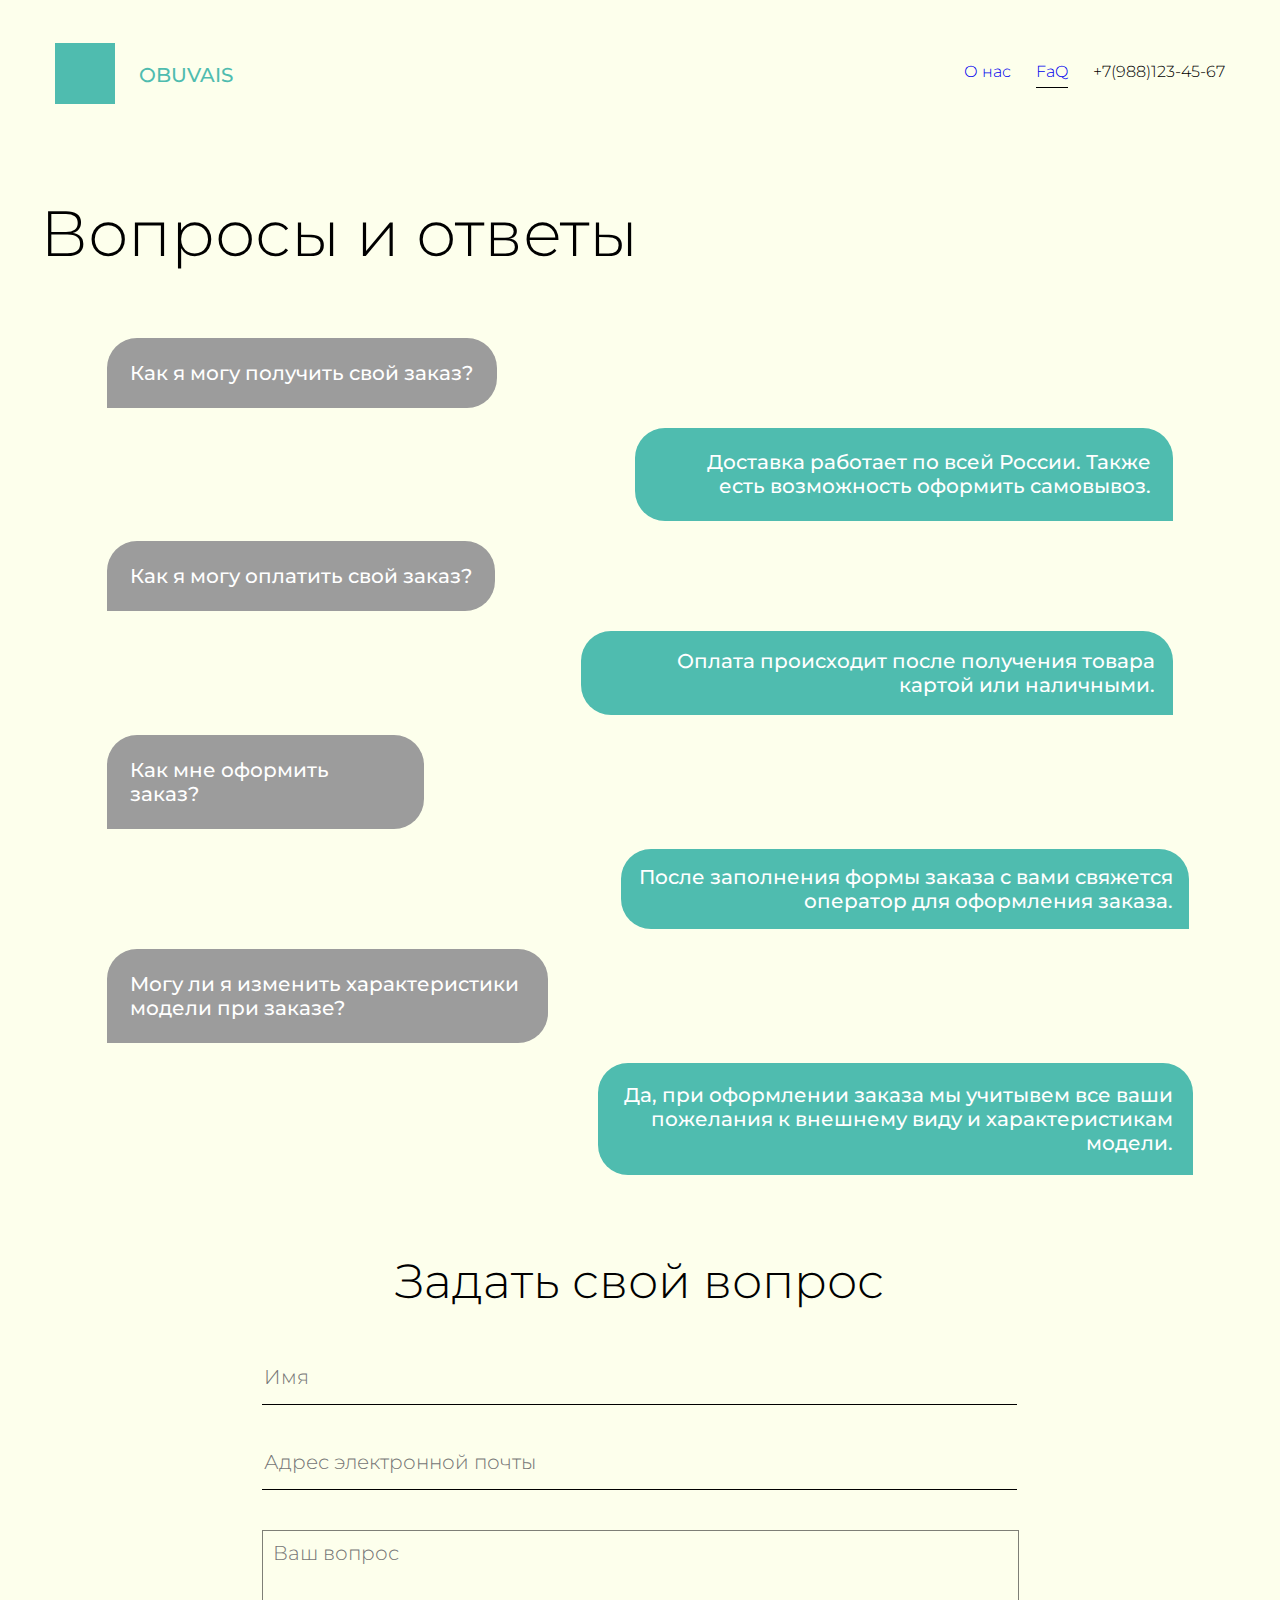
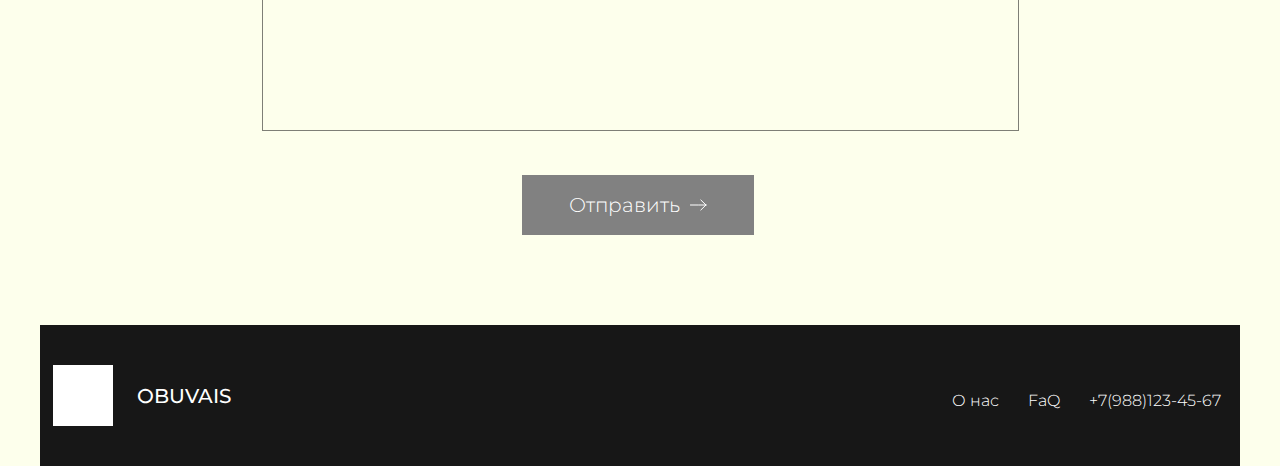
<file: OBUVAIS/faq.html>
<!DOCTYPE html>
<html>
    <head>
        <title>OBUVAIS - FaQ</title>
        <meta charset="UTF-8">
        <link rel="stylesheet" href="styles/faq.css">
        <link rel="preconnect" href="https://fonts.googleapis.com">
        <link rel="preconnect" href="https://fonts.gstatic.com" crossorigin>
        <link href="https://fonts.googleapis.com/css2?family=Montserrat:ital,wght@0,200;0,300;0,500;0,700;1,100&display=swap" rel="stylesheet">
    </head>
    <body>
        <header>
            <div class="head-left">
                <div class="logo"></div>
                <p class="logo-text">OBUVAIS</p>
            </div>
            <div class="head-right">
                <a class="o-nas" href="onas.html">О нас</a>
                <a class="faq" href="faq.html">FaQ</a>
                <a class="phone">+7(988)123-45-67</a>
            </div>
        </header>
        <main>
            <h1>Вопросы и ответы</h1>
            <section class="messages">
                <p class="m-left1">Как я могу получить свой заказ?</p>
                <p class="m-right1">Доставка работает по всей России. Также есть возможность оформить самовывоз.</p>
                <p class="m-left2">Как я могу оплатить свой заказ?</p>
                <p class="m-right2">Оплата происходит после получения товара картой или наличными.</p>
                <p class="m-left3">Как мне оформить заказ?</p>
                <p class="m-right3">После заполнения формы заказа с вами свяжется оператор для оформления заказа.</p>
                <p class="m-left4">Могу ли я изменить характеристики модели при заказе?</p>
                <p class="m-right4">Да, при оформлении заказа мы учитывем все ваши пожелания к внешнему виду и характеристикам модели.</p>
            </section>
            <h2>Задать свой вопрос</h2>
            <form>
                <input type="text" placeholder="Имя" class="name">
                <input type="email" placeholder="Адрес электронной почты" class="email">
                <textarea placeholder="Ваш вопрос"></textarea>
                <button>Отправить<img src="img/point.svg"></button>
            </form>
            <footer>
                <div class="logo-foot"></div>
                <p class="logo-text-foot">OBUVAIS</p>
                <div class="foot-right">
                    <a class="o-nas-foot">О нас</a>
                    <a class="faq-foot">FaQ</a>
                    <a class="phone-foot">+7(988)123-45-67</a>
                </div>
            </footer>
        </main>
    </body>
</html>
</file>
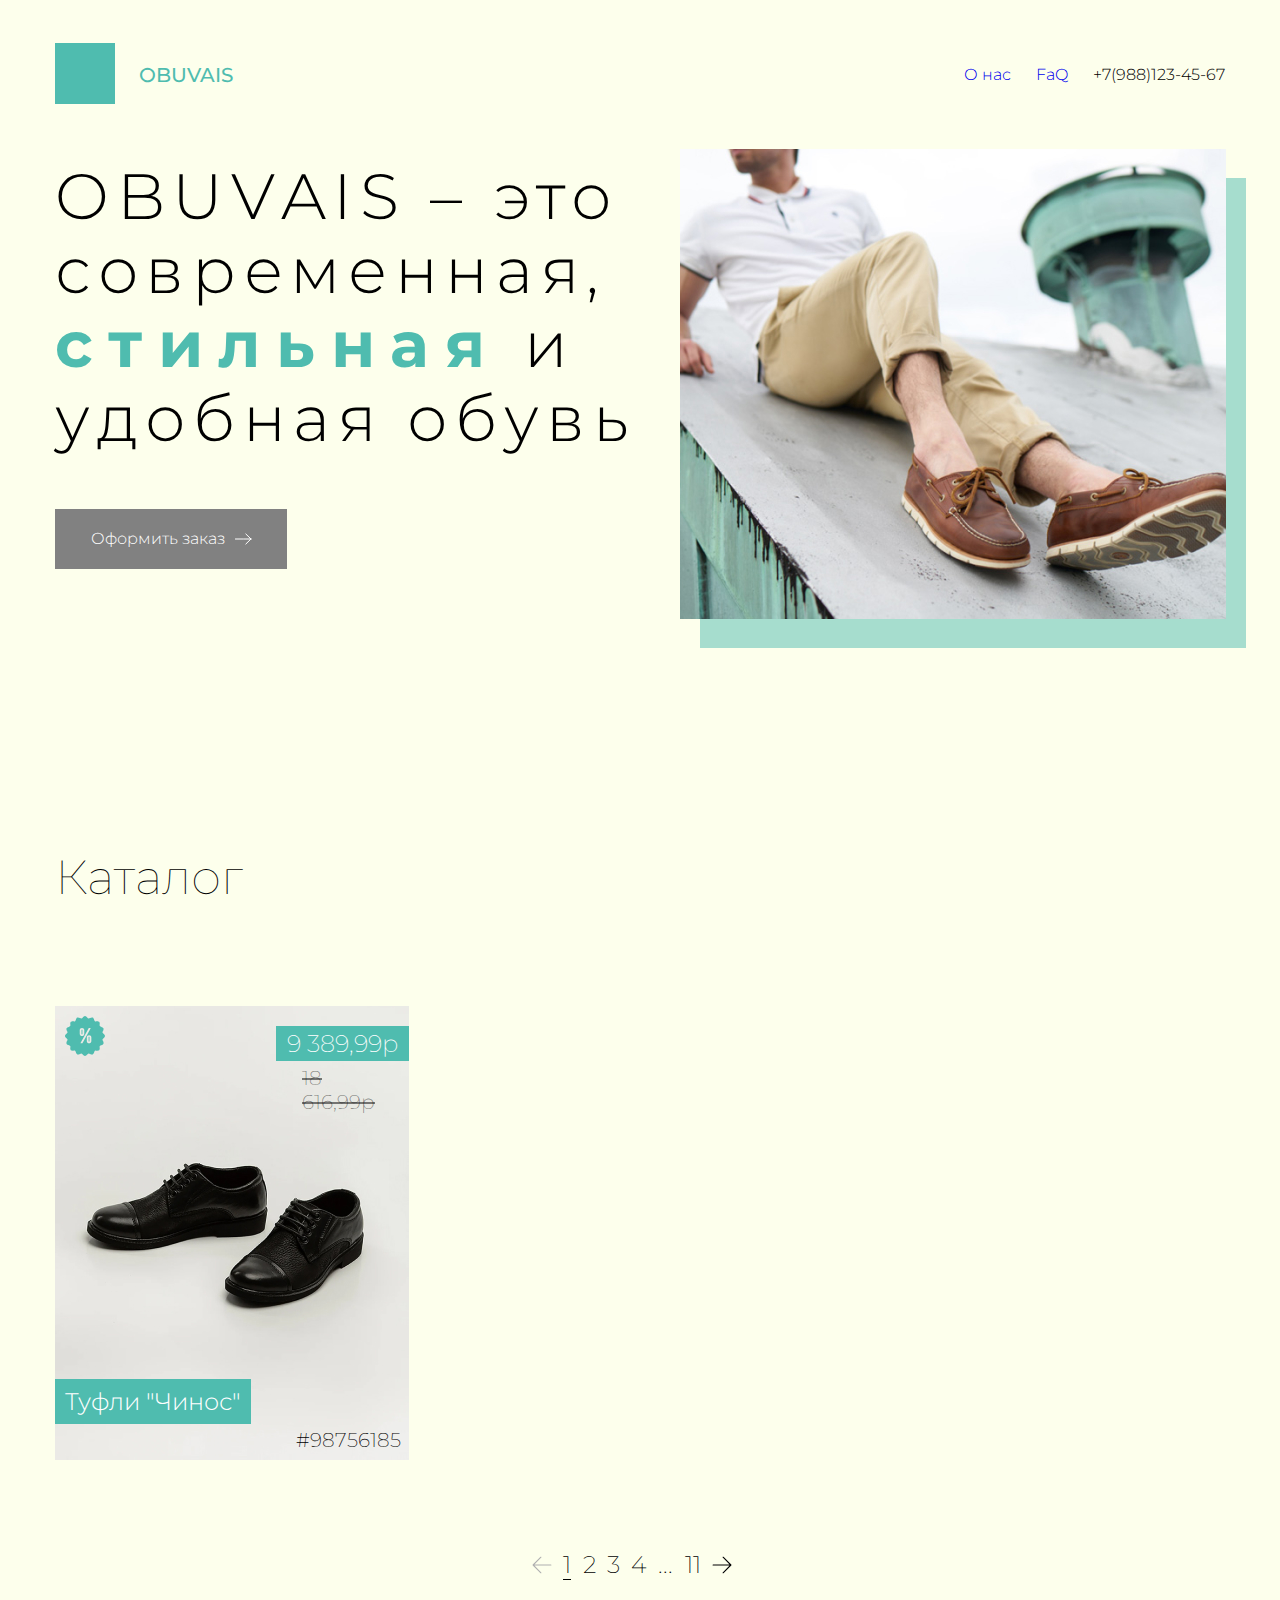
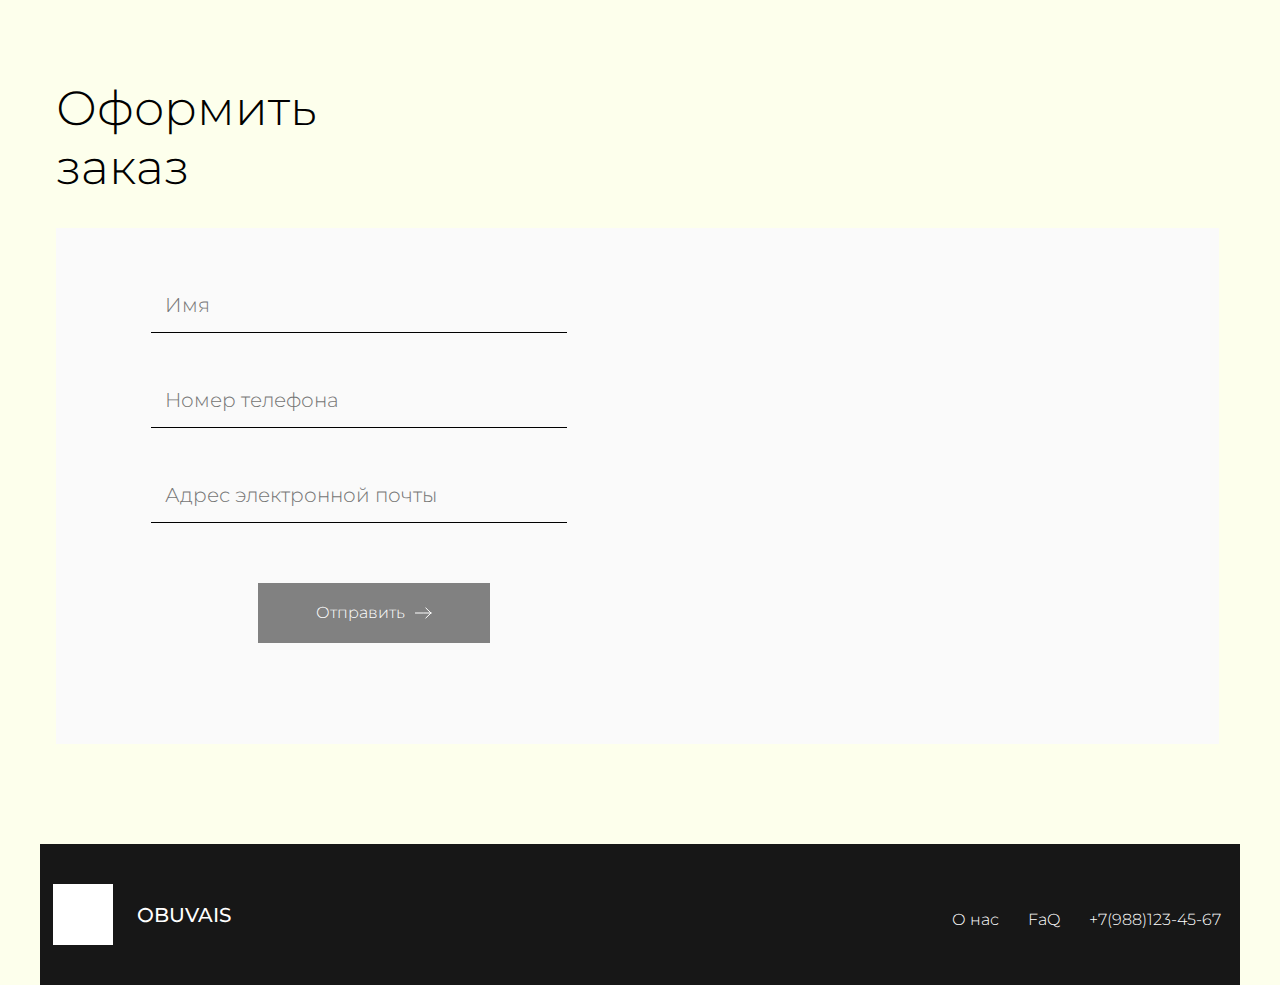
<file: OBUVAIS/main.html>
<!DOCTYPE html>
<html>
    <head lang="ru">
        <meta charset="UTF-8">
        <title>OBUVAIS - магазин обуви</title>
        <link rel="stylesheet" href="styles/main.css">
        <link rel="preconnect" href="https://fonts.googleapis.com">
        <link rel="preconnect" href="https://fonts.gstatic.com" crossorigin>
        <link href="https://fonts.googleapis.com/css2?family=Montserrat:ital,wght@0,200;0,300;0,500;0,700;1,100&display=swap" rel="stylesheet">
    </head>
    <body>
        <header>
            <div class="head-left">
                <div class="logo"></div>
                <p class="logo-text">OBUVAIS</p>
            </div>
            <div class="head-right">
                <a class="o-nas" href="onas.html">О нас</a>
                <a class="faq" href="faq.html">FaQ</a>
                <a class="phone">+7(988)123-45-67</a>
            </div>
        </header>
        <main>
            <section>
            <h1 class="main-title"><span class="obuvais">OBUVAIS</span> – это современная, <span class="stil">стильная</span> и удобная обувь</h1>
            <button>Оформить заказ<img src="img/point.svg"></button>
            <img src="img/banner.jpg" class="main-photo">
            <div class="shadow-main"></div>
            </section>

            <h2 class="cat-title">Каталог</h2>
            <section class="catalog">
                <div class="tovar">
                    <img src="img/tovar.jpg" class="tovar-bg">
                    <img class="sail-img" src="img/sale.svg">
                    <div class="price"><p>9 389,99р</p></div>
                    <p class="sale">18 616,99р</p>
                    <div><p class="name">Туфли "Чинос"</p></div>
                    <p class="articul">#98756185</p>
                </div>
            </section>

            <div class="stranizi">
                <img src="img/left.svg" class="point">
                <a class="selected">1</a>
                <a>2</a>
                <a>3</a>
                <a>4</a>
                <a>...</a>
                <a>11</a>
                <img src="img/right.svg" class="point">
            </div>

            <h2 class="zakaz">Оформить заказ</h2>
            <div class="form-all">
                <form class="form">
                    <input type="text" placeholder="Имя">
                    <input type="tel" placeholder="Номер телефона">
                    <input type="email" placeholder="Адрес электронной почты">
                    <button>Отправить<img src="img/point.svg"></button>
                </form>
                <script type="text/javascript" charset="utf-8" async src="https://api-maps.yandex.ru/services/constructor/1.0/js/?um=constructor%3A0f5ae7c01e338c0faf4cddb3f99e723cb9fe6c8561a9e2653c5803d7eb31a2e0&amp;width=557&amp;height=516&amp;lang=ru_RU&amp;scroll=true"></script>
            </div>
        </main>
        
        <footer>
            <div class="logo-foot"></div>
            <p class="logo-text-foot">OBUVAIS</p>
            <div class="foot-right">
                <a class="o-nas-foot">О нас</a>
                <a class="faq-foot">FaQ</a>
                <a class="phone-foot">+7(988)123-45-67</a>
            </div>
        </footer>
    </body>
</html>
</file>
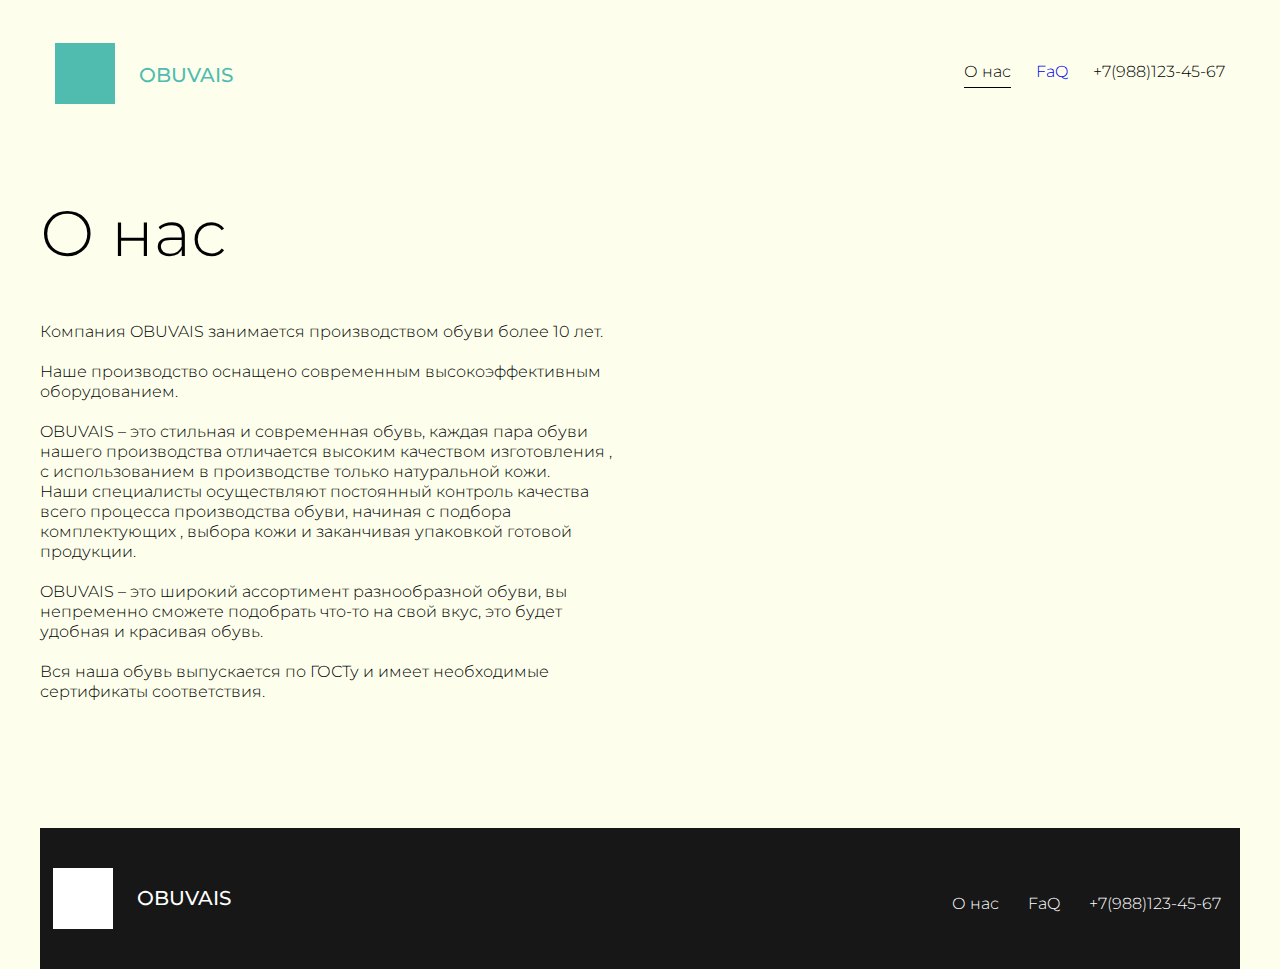
<file: OBUVAIS/onas.html>
<!DOCTYPE html>
<html>
    <head lang="ru">
        <title>OBUVAIS - О нас</title>
        <meta charset="UTF-8">
        <link rel="stylesheet" href="styles/onas.css">
        <link rel="preconnect" href="https://fonts.googleapis.com">
        <link rel="preconnect" href="https://fonts.gstatic.com" crossorigin>
        <link href="https://fonts.googleapis.com/css2?family=Montserrat:ital,wght@0,200;0,300;0,500;0,700;1,100&display=swap" rel="stylesheet">
    </head>
    <body>
        <header>
            <div class="head-left">
                <div class="logo"></div>
                <p class="logo-text">OBUVAIS</p>
            </div>
            <div class="head-right">
                <a class="o-nas">О нас</a>
                <a class="faq" href="faq.html">FaQ</a>
                <a class="phone">+7(988)123-45-67</a>
            </div>
        </header>
        <main>
            <section class="text">
                <h1>О нас</h1>
                <pre>
                    Компания OBUVAIS занимается производством обуви более 10 лет. 
                    
                    Наше производство оснащено современным высокоэффективным 
                    оборудованием. 
                    
                    OBUVAIS – это стильная и современная обувь, каждая пара обуви 
                    нашего производства отличается высоким качеством изготовления , 
                    с использованием в производстве только натуральной кожи. 
                    Наши специалисты осуществляют постоянный контроль качества 
                    всего процесса производства обуви, начиная с подбора 
                    комплектующих , выбора кожи и заканчивая упаковкой готовой 
                    продукции. 
                    
                    OBUVAIS – это широкий ассортимент разнообразной обуви, вы 
                    непременно сможете подобрать что-то на свой вкус, это будет 
                    удобная и красивая обувь. 
                    
                    Вся наша обувь выпускается по ГОСТу и имеет необходимые 
                    сертификаты соответствия.
                </pre>
            </section>
            <section>
                <script type="text/javascript" charset="utf-8" async src="https://api-maps.yandex.ru/services/constructor/1.0/js/?um=constructor%3A0f5ae7c01e338c0faf4cddb3f99e723cb9fe6c8561a9e2653c5803d7eb31a2e0&amp;width=585&amp;height=439&amp;lang=ru_RU&amp;scroll=true"></script>
            </section>
        </main>
        <footer>
            <div class="logo-foot"></div>
            <p class="logo-text-foot">OBUVAIS</p>
            <div class="foot-right">
                <a class="o-nas-foot">О нас</a>
                <a class="faq-foot">FaQ</a>
                <a class="phone-foot">+7(988)123-45-67</a>
            </div>
        </footer>
    </body>
</html>
</file>
<file: OBUVAIS/styles/faq.css>
body{
    max-width: 1200px;
    height: 983px;
    background-color: #FDFFEC;
    margin: 0 auto;
    height: 100%;
}

header{
    display: flex;
    flex-direction: row;
    justify-content: space-between;
    align-items: center;
    position: relative;
    width: 1170px;
    height: 61px;
    left: 15px;
    top: 44px;
}

.head-left{
    display: flex;
    flex-direction: row;
}

.head-right{
    display: flex;
    flex-direction: row;
}

.logo{
    width: 60px;
    height: 61px;
    background-color: #4FBCAF;
}

.logo-text{
    margin-left: 24px;
    font-family: 'Montserrat';
    font-style: normal;
    font-weight: 500;
    font-size: 20px;
    line-height: 24px;
    color: #4FBCAF;
}

.o-nas{
    font-family: 'Montserrat';
    font-style: normal;
    font-weight: 300;
    font-size: 16px;
    line-height: 20px;
}

.faq{
    margin: 0 25px;
    font-family: 'Montserrat';
    font-style: normal;
    font-weight: 300;
    font-size: 16px;
    line-height: 20px;
    border-bottom: 1px black solid;
    padding-bottom: 5px;
}

.phone{
    font-family: 'Montserrat';
    font-style: normal;
    font-weight: 300;
    font-size: 16px;
    line-height: 20px;
}

h1{
    position: relative;
    height: 78px;
    top: 90px;
    
    font-family: 'Montserrat';
    font-style: normal;
    font-weight: 300;
    font-size: 64px;
    line-height: 78px;
}

.messages{
    position: relative;
    top: 113px;
}

.m-left1{
    position: relative;
    left: 67px;
    padding: 23px;
    background-color: #9C9C9C;
    border-radius: 30px 30px 30px 0px;
    width: 344px;
    font-family: 'Montserrat';
    font-style: normal;
    font-weight: 500;
    font-size: 20px;
    line-height: 24px;
    display: flex;
    align-items: center;
    color: #FFFFFF;
}

.m-left2{
    position: relative;
    left: 67px;
    padding: 23px;
    background-color: #9C9C9C;
    border-radius: 30px 30px 30px 0px;
    width: 342px;
    font-family: 'Montserrat';
    font-style: normal;
    font-weight: 500;
    font-size: 20px;
    line-height: 24px;
    display: flex;
    align-items: center;
    color: #FFFFFF;
}

.m-left3{
    position: relative;
    left: 67px;
    padding: 23px;
    background-color: #9C9C9C;
    border-radius: 30px 30px 30px 0px;
    width: 271px;
    font-family: 'Montserrat';
    font-style: normal;
    font-weight: 500;
    font-size: 20px;
    line-height: 24px;
    display: flex;
    align-items: center;
    color: #FFFFFF;
}

.m-left4{
    position: relative;
    left: 67px;
    padding: 23px;
    background-color: #9C9C9C;
    border-radius: 30px 30px 30px 0px;
    width: 395px;
    font-family: 'Montserrat';
    font-style: normal;
    font-weight: 500;
    font-size: 20px;
    line-height: 24px;
    display: flex;
    align-items: center;
    color: #FFFFFF;
}

.m-right1{
    position: relative;
    left: 595px;
    padding: 22.5px;
    background-color: #4FBCAF;
    border-radius: 30px 30px 0px 30px;
    width: 493px;
    font-family: 'Montserrat';
    font-style: normal;
    font-weight: 500;
    font-size: 20px;
    line-height: 24px;
    display: flex;
    align-items: center;
    color: #FFFFFF;
    text-align: right;
}

.m-right2{
    position: relative;
    left: 541px;
    padding: 18px;
    background-color: #4FBCAF;
    border-radius: 30px 30px 0px 30px;
    width: 556px;
    font-family: 'Montserrat';
    font-style: normal;
    font-weight: 500;
    font-size: 20px;
    line-height: 24px;
    display: flex;
    align-items: center;
    color: #FFFFFF;
    text-align: right;
}

.m-right3{
    position: relative;
    left: 581px;
    padding: 16px;
    background-color: #4FBCAF;
    border-radius: 30px 30px 0px 30px;
    width: 536px;
    font-family: 'Montserrat';
    font-style: normal;
    font-weight: 500;
    font-size: 20px;
    line-height: 24px;
    display: flex;
    align-items: center;
    color: #FFFFFF;
    text-align: right;
}

.m-right4{
    position: relative;
    left: 558px;
    padding: 20px;
    background-color: #4FBCAF;
    border-radius: 30px 30px 0px 30px;
    width: 555px;
    font-family: 'Montserrat';
    font-style: normal;
    font-weight: 500;
    font-size: 20px;
    line-height: 24px;
    display: flex;
    align-items: center;
    color: #FFFFFF;
    text-align: right;
}

h2{
    position: relative;
    width: 490px;
    top: 150px;
    left: 355px;
    font-family: 'Montserrat';
    font-style: normal;
    font-weight: 300;
    font-size: 48px;
    line-height: 59px;
}

.name{
    box-sizing: border-box;
    position: relative;
    width: 755px;
    height: 55px;
    left: 222px;
    top: 150px;
    font-family: 'Montserrat';
    font-style: normal;
    font-weight: 300;
    font-size: 20px;
    line-height: 24px;
    border: none;
    border-bottom: solid 1px;
    background-color: #FDFFEC;
}

.email{
    box-sizing: border-box;
    position: relative;
    width: 755px;
    height: 55px;
    left: 222px;
    top: 180px;
    font-family: 'Montserrat';
    font-style: normal;
    font-weight: 300;
    font-size: 20px;
    line-height: 24px;
    border: none;
    border-bottom: solid 1px;
    background-color: #FDFFEC;
}

textarea {
    position: relative;
	resize: none;
    width: 735px;
    height: 179px;
    left: 222px;
    top: 220px;
    border: 1px solid rgba(0, 0, 0, 0.5);
    font-family: 'Montserrat';
    font-style: normal;
    font-weight: 300;
    font-size: 20px;
    line-height: 24px;
    padding: 10px;
    background-color: #FDFFEC;
}

button{
    display: flex;
    flex-direction: row;
    justify-content: center;
    align-items: center;
    gap: 10px;
    position: relative;
    width: 232px;
    height: 60px;
    left: 482px;
    top: 260px;
    background: #818181;
    font-family: 'Montserrat';
    font-style: normal;
    font-weight: 300;
    font-size: 20px;
    line-height: 24px;
    color: #FFFFFF;
    border: none;
}

footer{
    position: relative;
    width: 100%;
    height: 141px;
    left: 0px;
    top: 350px;
    
    background: #171717;
    display: flex;
    flex-direction: row;
    align-items: center;
    justify-content: space-between;
}

.foot-right{
    position: absolute;
    width: 271px;
    height: 20px;
    left: 912px;
    top: 66px;
}

.o-nas-foot{
    font-family: 'Montserrat';
    font-style: normal;
    font-weight: 300;
    font-size: 16px;
    line-height: 20px;
    color: #FFFFFF;
}

.faq-foot{
    margin: 0 25px;
    font-family: 'Montserrat';
    font-style: normal;
    font-weight: 300;
    font-size: 16px;
    line-height: 20px;
    color: #FFFFFF;
}

.phone-foot{
    font-family: 'Montserrat';
    font-style: normal;
    font-weight: 300;
    font-size: 16px;
    line-height: 20px;
    color: #FFFFFF;
}

.logo-foot{
    position: absolute;
    width: 60px;
    height: 61px;
    left: 13px;

    background: #FFFFFF;
}

.logo-text-foot{
    position: absolute;
    width: 90px;
    height: 24px;
    
    font-family: 'Montserrat';
    font-style: normal;
    font-weight: 500;
    font-size: 20px;
    line-height: 24px;
    left: 97px;
    
    color: #FFFFFF;
}

a{
    text-decoration: none;
}
</file>
<file: OBUVAIS/styles/main.css>
body{
    max-width: 1200px;
    height: 3862px;
    background-color: #FDFFEC;
    margin: 0 auto;
    height: 100%;
}

header{
    
    display: flex;
    flex-direction: row;
    justify-content: space-between;
    align-items: center;
    position: relative;
    width: 1170px;
    height: 61px;
    left: 15px;
    top: 44px;
}

.head-left{
    display: flex;
    flex-direction: row;
}

.head-right{
    display: flex;
    flex-direction: row;
}

.logo{
    width: 60px;
    height: 61px;
    background-color: #4FBCAF;
}

.logo-text{
    margin-left: 24px;
    font-family: 'Montserrat';
    font-style: normal;
    font-weight: 500;
    font-size: 20px;
    line-height: 24px;
    color: #4FBCAF;
}

.o-nas{
    font-family: 'Montserrat';
    font-style: normal;
    font-weight: 300;
    font-size: 16px;
    line-height: 20px;
}

.faq{
    margin: 0 25px;
    font-family: 'Montserrat';
    font-style: normal;
    font-weight: 300;
    font-size: 16px;
    line-height: 20px;
}

.phone{
    font-family: 'Montserrat';
    font-style: normal;
    font-weight: 300;
    font-size: 16px;
    line-height: 20px;
}

.main-title{
    position: relative;
    width: 606px;
    height: 322px;
    left: 15px;
    top: 55px;
    margin-right: 5px;
    
    font-family: 'Montserrat';
    font-style: normal;
    font-weight: 300;
    font-size: 64px;
    line-height: 74px;
    
    letter-spacing: 0.12em;
}

.obuvais{
    line-height: 74px;
    letter-spacing: 0.12em;
}
.stil{
    font-weight: 700;
    font-size: 64px;
    line-height: 74px;
    letter-spacing: 0.24em;
    color: #4FBCAF;
}

button{
    display: flex;
    flex-direction: row;
    justify-content: center;
    align-items: center;
    gap: 10px;
    
    position: relative;
    width: 232px;
    height: 60px;
    left: 15px;
    top: 40px;
    
    background: #818181;
    font-family: 'Montserrat';
    font-style: normal;
    font-weight: 300;
    font-size: 16px;
    line-height: 20px;
    
    color: #FFFFFF;

    border: none;
}

.main-photo{
    position: relative;
    width: 546px;
    height: 470px;
    left: 640px;
    top: -380px;
    z-index: 1;
}

.shadow-main{
    position: relative;
    width: 546px;
    height: 470px;
    left: 660px;
    top: -825px;
    background: rgba(79, 188, 175, 0.5);
    z-index: 0;
    margin-bottom: -825px;
}

.cat-title{
    position: relative;
    width: 189px;
    height: 59px;
    left: 15px;
    top: 160px;
    
    font-family: 'Montserrat';
    font-style: normal;
    font-weight: 100;
    font-size: 48px;
    line-height: 59px;
}

.catalog{
    position: relative;
    left: 15px;
    top: 200px;
    display: flex;
    flex-direction: row;
    flex-wrap: wrap;
    justify-content: space-between;
    width: 1170px;
}

.tovar{
    width: 354px;
    height: 454px;
    margin-top: 20px;
}

.tovar-bg{
    position: absolute;
}

.sail-img{
    position: absolute;
    width: 40px;
    height: 40px;
    left: 10px;
    top: 30px;
}

.price{
    display: flex;
    justify-content: center;
    align-items: center;
    position: relative;
    width: 133px;
    height: 35px;
    left: 221px;
    top: 20px;
    
    background: #4FBCAF;

    font-family: 'Montserrat';
    font-style: normal;
    font-weight: 200;
    font-size: 24px;
    line-height: 29px;
    
    color: #FFFFFF;
}

.sale{
    position: relative;
    width: 97px;
    height: 24px;
    left: 247px;
    top: 5px;
    
    font-family: 'Montserrat';
    font-style: normal;
    font-weight: 200;
    font-size: 20px;
    line-height: 24px;
    text-decoration-line: line-through;
    
    color: rgba(0, 0, 0, 0.5);
}

.name{
    position: relative;
    padding: 5px 10px;
    height: 35px;
    left: 0px;
    top: 270px;
    width: max-content;
    
    background: #4FBCAF;
    
    font-family: 'Montserrat';
    font-style: normal;
    font-weight: 300;
    font-size: 24px;
    line-height: 29px;
    display: flex;
    align-items: center;
    
    color: #FFFFFF;
}

.articul{
    position: relative;
    width: 103px;
    height: 24px;
    left: 241px;
    top: 250px;
    
    font-family: 'Montserrat';
    font-style: normal;
    font-weight: 200;
    font-size: 20px;
    line-height: 24px;
    display: flex;
    align-items: center;
    
}

.stranizi{
    position: relative;
    left: 492px;
    top: 290px;
    font-family: 'Montserrat';
    font-style: normal;
    font-weight: 200;
    font-size: 24px;
    line-height: 29px;
    display: flex;
    justify-content: space-between;
    width: 200px;
    height: 29px;
    align-items: center;
}

.point{
    width: 20px;
    height: 20px;
}

.selected{
    border-bottom: solid 1px;
}

.zakaz{
    position: relative;
    width: 405px;
    height: 59px;
    left: 16px;
    top: 350px;
    
    font-family: 'Montserrat';
    font-style: normal;
    font-weight: 300;
    font-size: 48px;
    line-height: 59px;
}

.form-all{
    position: relative;
    width: 1163px;
    height: 516px;
    left: 16px;
    top: 400px;
    
    background: #FAFAFA;
    display: flex;
}

.form{
    width: 606px;
    height: 516px;
    display: flex;
    flex-direction: column;
    align-items: center;
    padding: 30px 0;
}

input{
    width: 400px;
    height: 52px;
    margin: 20px 0;
    border: none;
    border-bottom: solid 1px;
    font-family: 'Montserrat';
    font-style: normal;
    font-weight: 300;
    font-size: 20px;
    line-height: 24px;
    padding-left: 14px;
    background: #FAFAFA;
}

footer{
    position: relative;
    width: 100%;
    height: 141px;
    left: 0px;
    top: 500px;
    
    background: #171717;
    display: flex;
    flex-direction: row;
    align-items: center;
    justify-content: space-between;
}

.foot-right{
    position: absolute;
    width: 271px;
    height: 20px;
    left: 912px;
    top: 66px;
}

.o-nas-foot{
    font-family: 'Montserrat';
    font-style: normal;
    font-weight: 300;
    font-size: 16px;
    line-height: 20px;
    color: #FFFFFF;
}

.faq-foot{
    margin: 0 25px;
    font-family: 'Montserrat';
    font-style: normal;
    font-weight: 300;
    font-size: 16px;
    line-height: 20px;
    color: #FFFFFF;
}

.phone-foot{
    font-family: 'Montserrat';
    font-style: normal;
    font-weight: 300;
    font-size: 16px;
    line-height: 20px;
    color: #FFFFFF;
}

.logo-foot{
    position: absolute;
    width: 60px;
    height: 61px;
    left: 13px;

    background: #FFFFFF;
}

.logo-text-foot{
    position: absolute;
    width: 90px;
    height: 24px;
    
    font-family: 'Montserrat';
    font-style: normal;
    font-weight: 500;
    font-size: 20px;
    line-height: 24px;
    left: 97px;
    
    color: #FFFFFF;
}

a{
    text-decoration: none;
}
</file>
<file: OBUVAIS/styles/onas.css>
body{
    max-width: 1200px;
    height: 983px;
    background-color: #FDFFEC;
    margin: 0 auto;
    height: 100%;
}

header{
    
    display: flex;
    flex-direction: row;
    justify-content: space-between;
    align-items: center;
    position: relative;
    width: 1170px;
    height: 61px;
    left: 15px;
    top: 44px;
}

.head-left{
    display: flex;
    flex-direction: row;
}

.head-right{
    display: flex;
    flex-direction: row;
}

.logo{
    width: 60px;
    height: 61px;
    background-color: #4FBCAF;
}

.logo-text{
    margin-left: 24px;
    font-family: 'Montserrat';
    font-style: normal;
    font-weight: 500;
    font-size: 20px;
    line-height: 24px;
    color: #4FBCAF;
}

.o-nas{
    font-family: 'Montserrat';
    font-style: normal;
    font-weight: 300;
    font-size: 16px;
    line-height: 20px;
    border-bottom: 1px black solid;
    padding-bottom: 5px;
}

.faq{
    margin: 0 25px;
    font-family: 'Montserrat';
    font-style: normal;
    font-weight: 300;
    font-size: 16px;
    line-height: 20px;
}

.phone{
    font-family: 'Montserrat';
    font-style: normal;
    font-weight: 300;
    font-size: 16px;
    line-height: 20px;
}

main{
    display: flex;
    align-items:flex-end;
}

h1{
    position: relative;
    width: 187px;
    height: 78px;
    top: 90px;
    
    font-family: 'Montserrat';
    font-style: normal;
    font-weight: 300;
    font-size: 64px;
    line-height: 78px;
}

pre{
    position: relative;
    width: 574px;
    margin-top: 140px;
    left: -80px;
    font-family: 'Montserrat';
    font-style: normal;
    font-weight: 300;
    font-size: 16px;
    line-height: 20px;
}

footer{
    position: relative;
    width: 100%;
    height: 141px;
    left: 0px;
    top: 90px;
    
    background: #171717;
    display: flex;
    flex-direction: row;
    align-items: center;
    justify-content: space-between;
}

.foot-right{
    position: absolute;
    width: 271px;
    height: 20px;
    left: 912px;
    top: 66px;
}

.o-nas-foot{
    font-family: 'Montserrat';
    font-style: normal;
    font-weight: 300;
    font-size: 16px;
    line-height: 20px;
    color: #FFFFFF;
}

.faq-foot{
    margin: 0 25px;
    font-family: 'Montserrat';
    font-style: normal;
    font-weight: 300;
    font-size: 16px;
    line-height: 20px;
    color: #FFFFFF;
}

.phone-foot{
    font-family: 'Montserrat';
    font-style: normal;
    font-weight: 300;
    font-size: 16px;
    line-height: 20px;
    color: #FFFFFF;
}

.logo-foot{
    position: absolute;
    width: 60px;
    height: 61px;
    left: 13px;

    background: #FFFFFF;
}

.logo-text-foot{
    position: absolute;
    width: 90px;
    height: 24px;
    
    font-family: 'Montserrat';
    font-style: normal;
    font-weight: 500;
    font-size: 20px;
    line-height: 24px;
    left: 97px;
    
    color: #FFFFFF;
}

a{
    text-decoration: none;
}
</file>
